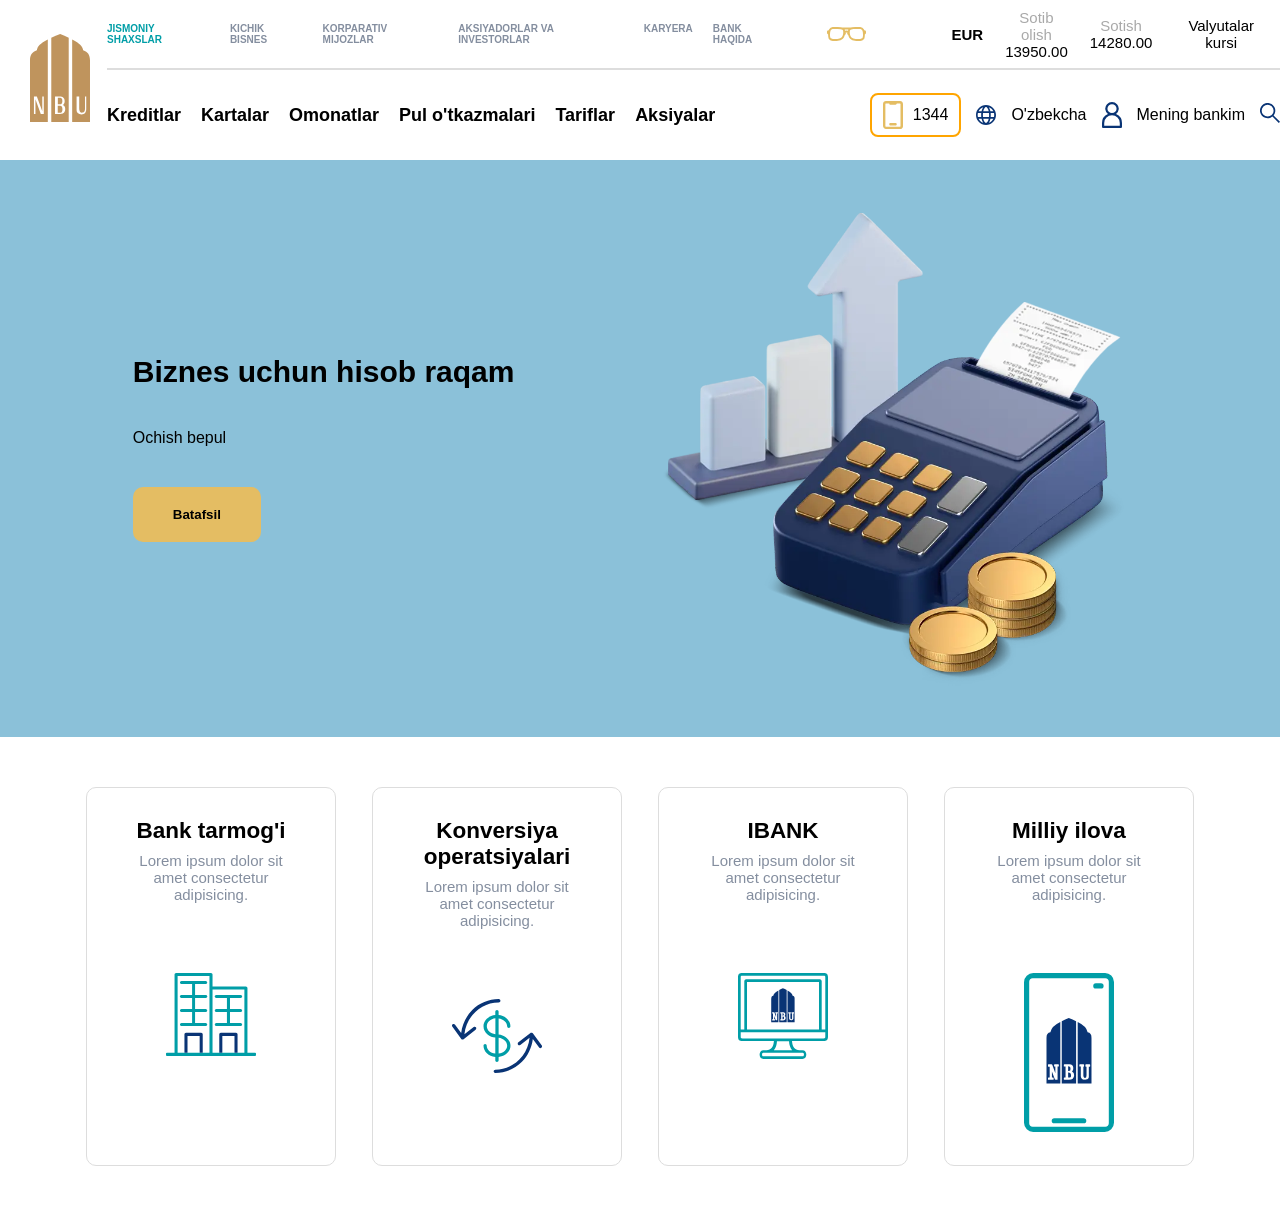
<file: index.html>
<!DOCTYPE html>
<html lang="en">
<head>
  <meta charset="UTF-8">
  <meta http-equiv="X-UA-Compatible" content="IE=edge">
  <meta name="viewport" content="width=device-width, initial-scale=1.0">
  <link rel="stylesheet" href="style.css">
  <title>NBU | O'zbekiston milliy banki</title>
</head>
<body>
  <nav class="navbar">
    <div class="logo">
      <img src="images/nbulogo.svg" alt="logo">
    </div>
    <div class="lines">
      <div class="line-one">
        <ul>
          <li class="active">Jismoniy shaxslar</li>
          <li>Kichik bisnes</li>
          <li>Korparativ mijozlar</li>
          <li>Aksiyadorlar va investorlar</li>
          <li>Karyera</li>
          <li>Bank haqida</li>
        </ul>
        <img src="images/glasses.svg" alt="glasses">
        <div class="left">
          <p class="bold">EUR</p>
          <p><span>Sotib olish</span> <br>13950.00</p>
          <p><span>Sotish</span> <br> 14280.00</p>
          <p><a href="valyutalar.html">Valyutalar kursi</a></p>
        </div>
      </div>
      <div class="line-two">
        <ul>
          <li>Kreditlar</li>
          <li>Kartalar</li>
          <li>Omonatlar</li>
          <li>Pul o'tkazmalari</li>
          <li>Tariflar</li>
          <li>Aksiyalar</li>
        </ul>
        <div class="left">
          <div>
            <img src="images/download.svg" alt="mobile">
          <p>
            1344
          </p>
          </div>
          <img src="images/globe.svg" alt="globe">
          <p>
            O'zbekcha
          </p>
          <img src="images/mybank.svg" alt="bank">
          <p>
            Mening bankim
          </p>
          <p>
            <img src="images/search.svg" alt="search">
          </p>
        </div>
      </div>
    </div>
  </nav>
  <section class="main">
    <div class="info">
      <h1>Biznes uchun hisob raqam</h1>
      <p>Ochish bepul</p>
      <button class="btn">Batafsil</button>
    </div>
    <div class="img">
      <img src="images/счет_МСБ.webp" alt="img">
    </div>
  </section>
  <section class="service">
    <div class="cards">
      <div class="card">
        <h1>Bank tarmog'i</h1>
        <p>
          Lorem ipsum dolor sit amet consectetur adipisicing.
        </p>
        <img src="images/filiali.svg" alt="filiali">
      </div>
      <div class="card">
        <h1>Konversiya operatsiyalari</h1>
        <p>
          Lorem ipsum dolor sit amet consectetur adipisicing.
        </p>
        <img src="images/convert.svg" alt="convert">
      </div>
      <div class="card">
        <h1>IBANK</h1>
        <p>
          Lorem ipsum dolor sit amet consectetur adipisicing.
        </p>
        <img src="images/banking.svg" alt="banking">
      </div>
      <div class="card">
        <h1>Milliy ilova</h1>
        <p>
          Lorem ipsum dolor sit amet consectetur adipisicing.
        </p>
        <img src="images/x_mobile-app.svg" alt="mobile">
      </div>
    </div>
  </section>

  

</body>
</html>
</file>
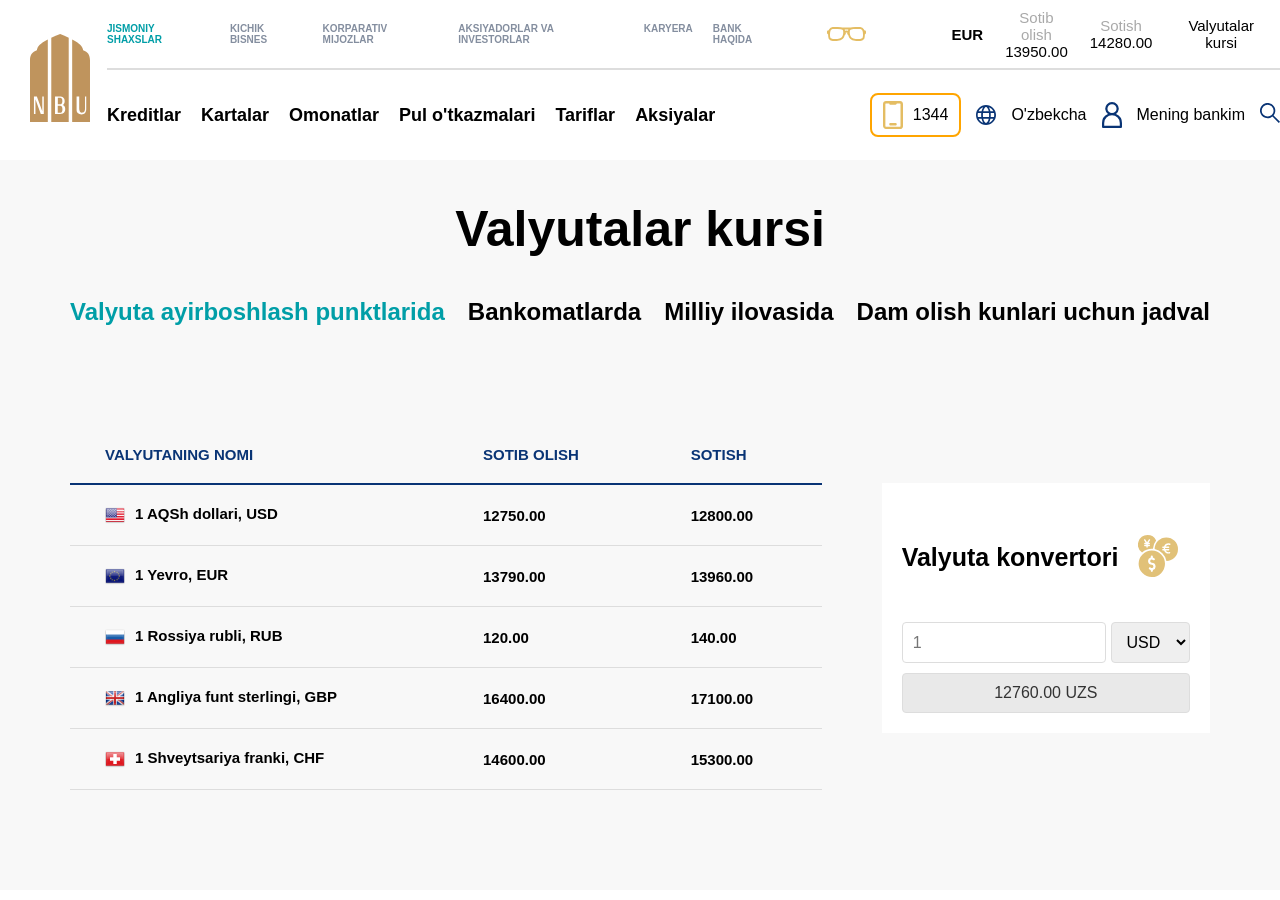
<file: valyutalar.html>
<!DOCTYPE html>
<html lang="en">
<head>
  <meta charset="UTF-8">
  <meta http-equiv="X-UA-Compatible" content="IE=edge">
  <meta name="viewport" content="width=device-width, initial-scale=1.0">
  <link rel="stylesheet" href="style.css">
  <link rel="stylesheet" href="currency.css">
  <script src="valyuta.js" defer></script>
  <title>Valyutalar kursi</title>
</head>
<body>
  <nav class="navbar">
    <div class="logo">
      <a href="index.html">
        <img src="images/nbulogo.svg" alt="logo">
        
      </a>
    </div>
    <div class="lines">
      <div class="line-one">
        <ul>
          <li class="active">Jismoniy shaxslar</li>
          <li>Kichik bisnes</li>
          <li>Korparativ mijozlar</li>
          <li>Aksiyadorlar va investorlar</li>
          <li>Karyera</li>
          <li>Bank haqida</li>
        </ul>
        <img src="images/glasses.svg" alt="glasses">
        <div class="left">
          <p class="bold">EUR</p>
          <p><span>Sotib olish</span> <br>13950.00</p>
          <p><span>Sotish</span> <br> 14280.00</p>
          <p><a href="valyutalar.html">Valyutalar kursi</a></p>
        </div>
      </div>
      <div class="line-two">
        <ul>
          <li>Kreditlar</li>
          <li>Kartalar</li>
          <li>Omonatlar</li>
          <li>Pul o'tkazmalari</li>
          <li>Tariflar</li>
          <li>Aksiyalar</li>
        </ul>
        <div class="left">
          <div>
            <img src="images/download.svg" alt="mobile">
          <p>
            1344
          </p>
          </div>
          <img src="images/globe.svg" alt="globe">
          <p>
            O'zbekcha
          </p>
          <img src="images/mybank.svg" alt="bank">
          <p>
            Mening bankim
          </p>
          <p>
            <img src="images/search.svg" alt="search">
          </p>
        </div>
      </div>
    </div>
  </nav>

  <section class="valutalar">
    <div class="container">
      <h1>Valyutalar kursi</h1>
      <ul>
        <li class="active">Valyuta ayirboshlash punktlarida</li>
        <li>Bankomatlarda</li>
        <li>Milliy ilovasida</li>
        <li>Dam olish kunlari uchun jadval</li>
      </ul>
      <div class="currency-container">

        <table class="currency-table">
          <thead>
            <tr>
              <th>Valyutaning Nomi</th>
              <th>Sotib Olish</th>
              <th>Sotish</th>
            </tr>
          </thead>
          <tbody>
            <tr>
              <td><img src="images/USD.png" alt="USD flag">1 AQSh dollari, USD</td>
              <td>12750.00</td>
              <td>12800.00</td>
            </tr>
            <tr>
              <td><img src="images/EUR.png" alt="EUR flag">1 Yevro, EUR</td>
              <td>13790.00</td>
              <td>13960.00</td>
            </tr>
            <tr>
              <td><img src="images/RUB.png" alt="RUB flag">1 Rossiya rubli, RUB</td>
              <td>120.00</td>
              <td>140.00</td>
            </tr>
            <tr>
              <td><img src="images/GBP.png" alt="GBP flag">1 Angliya funt sterlingi, GBP</td>
              <td>16400.00</td>
              <td>17100.00</td>
            </tr>
            <tr>
              <td><img src="images/CHF.png" alt="CHF flag">1 Shveytsariya franki, CHF</td>
              <td>14600.00</td>
              <td>15300.00</td>
            </tr>
          </tbody>
        </table>
        <div class="converter">
          <div class="converter-title">
            <h1 style="font-size: 25px;">Valyuta konvertori</h1>
            <span class="icon"><img src="images/cours.svg" alt="cours" style="width: 40px; position: relative; left: 20px;"></span>
          </div>
          <div class="converter-box">
            <input type="number" id="amount" placeholder="1">
            <select id="currency">

             </select>
          </div>
          <div class="result" id="result">12760.00 UZS</div>
        </div>
        
      </div>
    </div>
  </section>
</body>
</html>
</file>
<file: style.css>
* {
  padding: 0;
  margin: 0;
  box-sizing: border-box;
}

.navbar {
  display: flex;
  align-items: center;
  font-family: sans-serif;
  justify-content: space-between;
  max-width: 1300px;
  margin: 0 auto;
}

.container {
  max-width: 1140px;
  margin: 0 auto;
}

.logo img {
  width: 60px;
  margin-left: 30px;
  /* margin-top: 30px; */
}

.lines {
  /* margin: auto auto; */
  margin-left: 17px;
}

.line-one {
  display: flex;
  height: 70px;
  align-items: center;
  border-bottom: 2px solid #ddd;
}
.line-one ul {
  display: flex;
  gap: 20px;
  list-style: none;
}

.line-one ul li {
  color: #848e9f;
  font-size: 10px;
  font-weight: 700;
  text-transform: uppercase;
}

.line-one .active {
  color: rgb(0, 158, 167);
  font-weight: bold;
}

.line-one ul li:hover {
  color: #009ea7;
  cursor: pointer;
  border-bottom: 1px solid cornflowerblue;
}

.line-one img {
  width: 40px;
  margin-left: 45px;
}

.line-one p {
  margin: 0 10px;
}

.line-one .bold {
  font-weight: bold;
}

.line-one .left {
  display: flex;
  align-items: center;
  font-size: 15px;
  margin-left: 75px;
  text-align: center;
}

.left span {
  color: darkgray;
}

.left a {
  text-decoration: none;
  color: #000;
  font-weight: 500;
}

.left a:hover {
  color: rgb(0, 158, 167);
}

.line-two {
  display: flex;
  align-items: center;
  justify-content: space-between;
  height: 90px;
}

.line-two ul {
  display: flex;
  gap: 20px;
  list-style: none;
}

.line-two ul li {
  font-size: 18px;
  font-weight: 600;
  text-align: center;
}

.line-two ul li:hover {
  color: #009ea7;
  cursor: pointer;
}

.line-two img {
  width: 20px;
}

.line-two .left {
  display: flex;
  align-items: center;
  gap: 15px;
}

.line-two .left div {
  display: flex;
  align-items: center;
  gap: 10px;
  border: 2px solid orange;
  padding: 6px 11px;
  border-radius: 8px;
}

/* Main */

.main {
  display: flex;
  justify-content: space-evenly;
  align-items: center;
  font-family: sans-serif;
  background-color: #8BC1D9;
  padding: 40px 0;
}

.info h1 {
  font-size: 30px;
  font-weight: 600;
}

.info p {
  margin: 40px 0;
}

.info .btn {
  background-color: #e4bd63;
  padding: 20px 40px;
  border-radius: 10px;
  border: none;
  font-weight: 600;
  color: #000;
}
.info .btn:hover {
  cursor: pointer;
  background-color: coral;
  color: #fff;
}
.main .img img {
  width: 500px;
}

/* Service */

.service {
  padding: 50px;
}

.cards {
  display: flex;
  justify-content: space-evenly;
}

.card {
  width: 250px;
  padding: 30px 35px;
  border: 1px solid #ddd;
  border-radius: 10px;
  text-align: center;
  font-family: sans-serif;
  font-size: 15px;
}

.card p {
  margin-top: 8px;
  margin-bottom: 70px;
  color: #848e9f;
}

.card img {
  width: 90px;
}
</file>
<file: currency.css>
.valutalar {
  font-family: Arial, sans-serif;
  display: flex;
  justify-content: center;
  text-align: center;
  background-color: #F8F8F8;
}

.valutalar h1 {
  margin: 40px 0;
  font-size: 50px;
}

.valutalar ul {
  display: flex;
  gap: 23px;
}

.valutalar ul li {
  list-style: none;
  font-size: 24px;
  font-weight: 700;
  cursor: pointer;
  transition: all 0.2s;
}

.valutalar ul li:hover {
  color: rgb(0, 158, 167);
  font-weight: bold;
}

.valutalar ul .active {
  color: rgb(0, 158, 167);
  font-weight: bold;
}


.currency-container {
  display: flex;
  align-items: center;
}

.currency-table {
  /* max-width: 900px; */
  width: 75%;
  border: none;
  margin: 100px 0;
  font-weight: bold;
  font-size: 15px;
  border-collapse: collapse;
}
.currency-table th,
.currency-table td {
  padding: 20px 35px;
  text-align: left;
  border-bottom: 1px solid #ddd;
  transition: all 0.4;
}

.currency-table tbody tr:hover {
  background-color: #4AB9BF;
  color: #fff;
}
.currency-table th {
  color: rgb(9, 52, 117);
  text-transform: uppercase;
  border-bottom: 2px solid rgb(9, 52, 117);
}
.currency-table img {
  width: 20px;
  height: auto;
  margin-right: 10px;
  vertical-align: middle;
}

.converter {
  background-color: #fff;
  padding: 20px;
  margin-left: 60px;
}


.converter-title {
  /* margin-bottom: 10px; */
  display: flex;
  align-items: center;
  text-align: start;
  /* justify-content: space-evenly; */
}
.converter-title h1 {
  font-size: 40px;
}

.converter-title img {
  width: 60px;
}

/* Input styling */
.converter input, .converter select, .converter .result {
  padding: 10px;
  margin-top: 10px;
  font-size: 16px;
  border: 1px solid #ddd;
  border-radius: 4px;
}

/* Result styling */
.converter .result {
  background-color: #e9e9e9;
  color: #333;
  text-align: center;
}

.converter-box {
  display: flex;
  gap: 5px;
}

.converter-box input {
  width: 80%;
}

.converter-box select {
  width: 30%;
}
</file>
